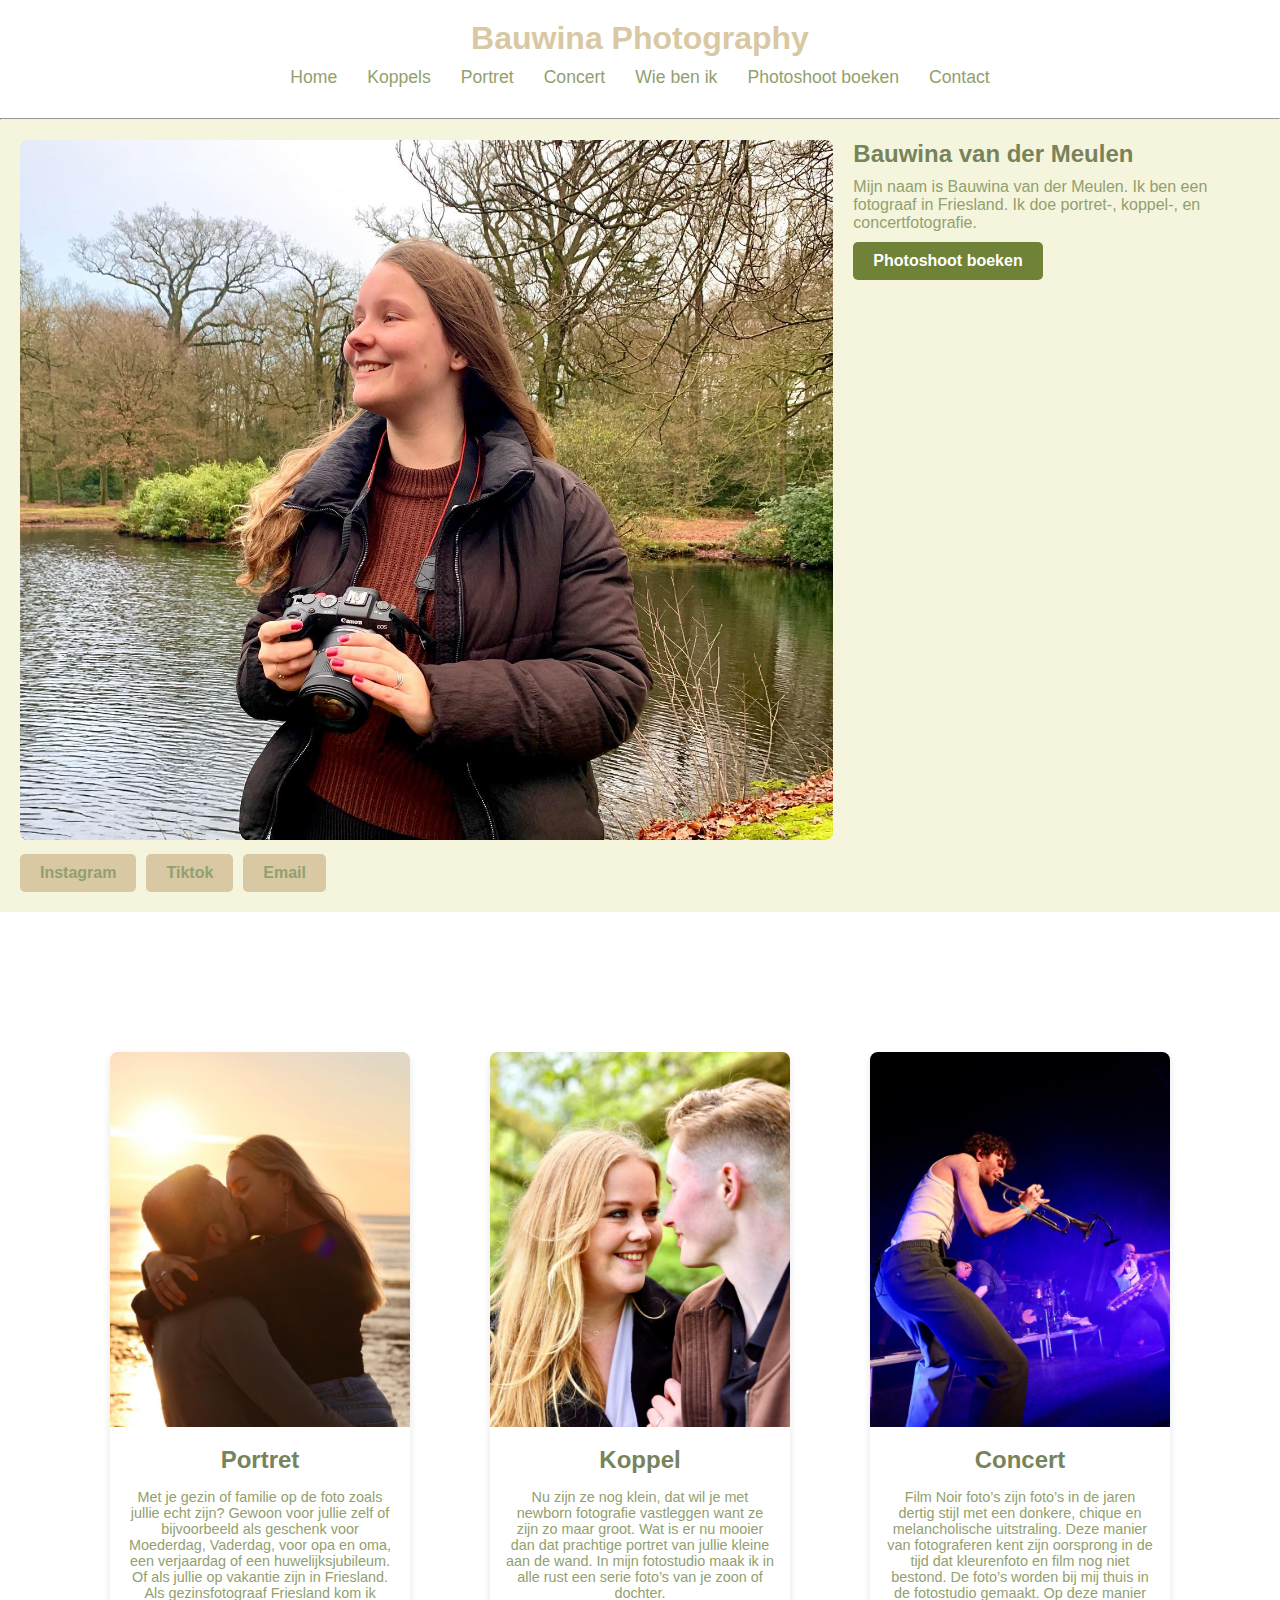
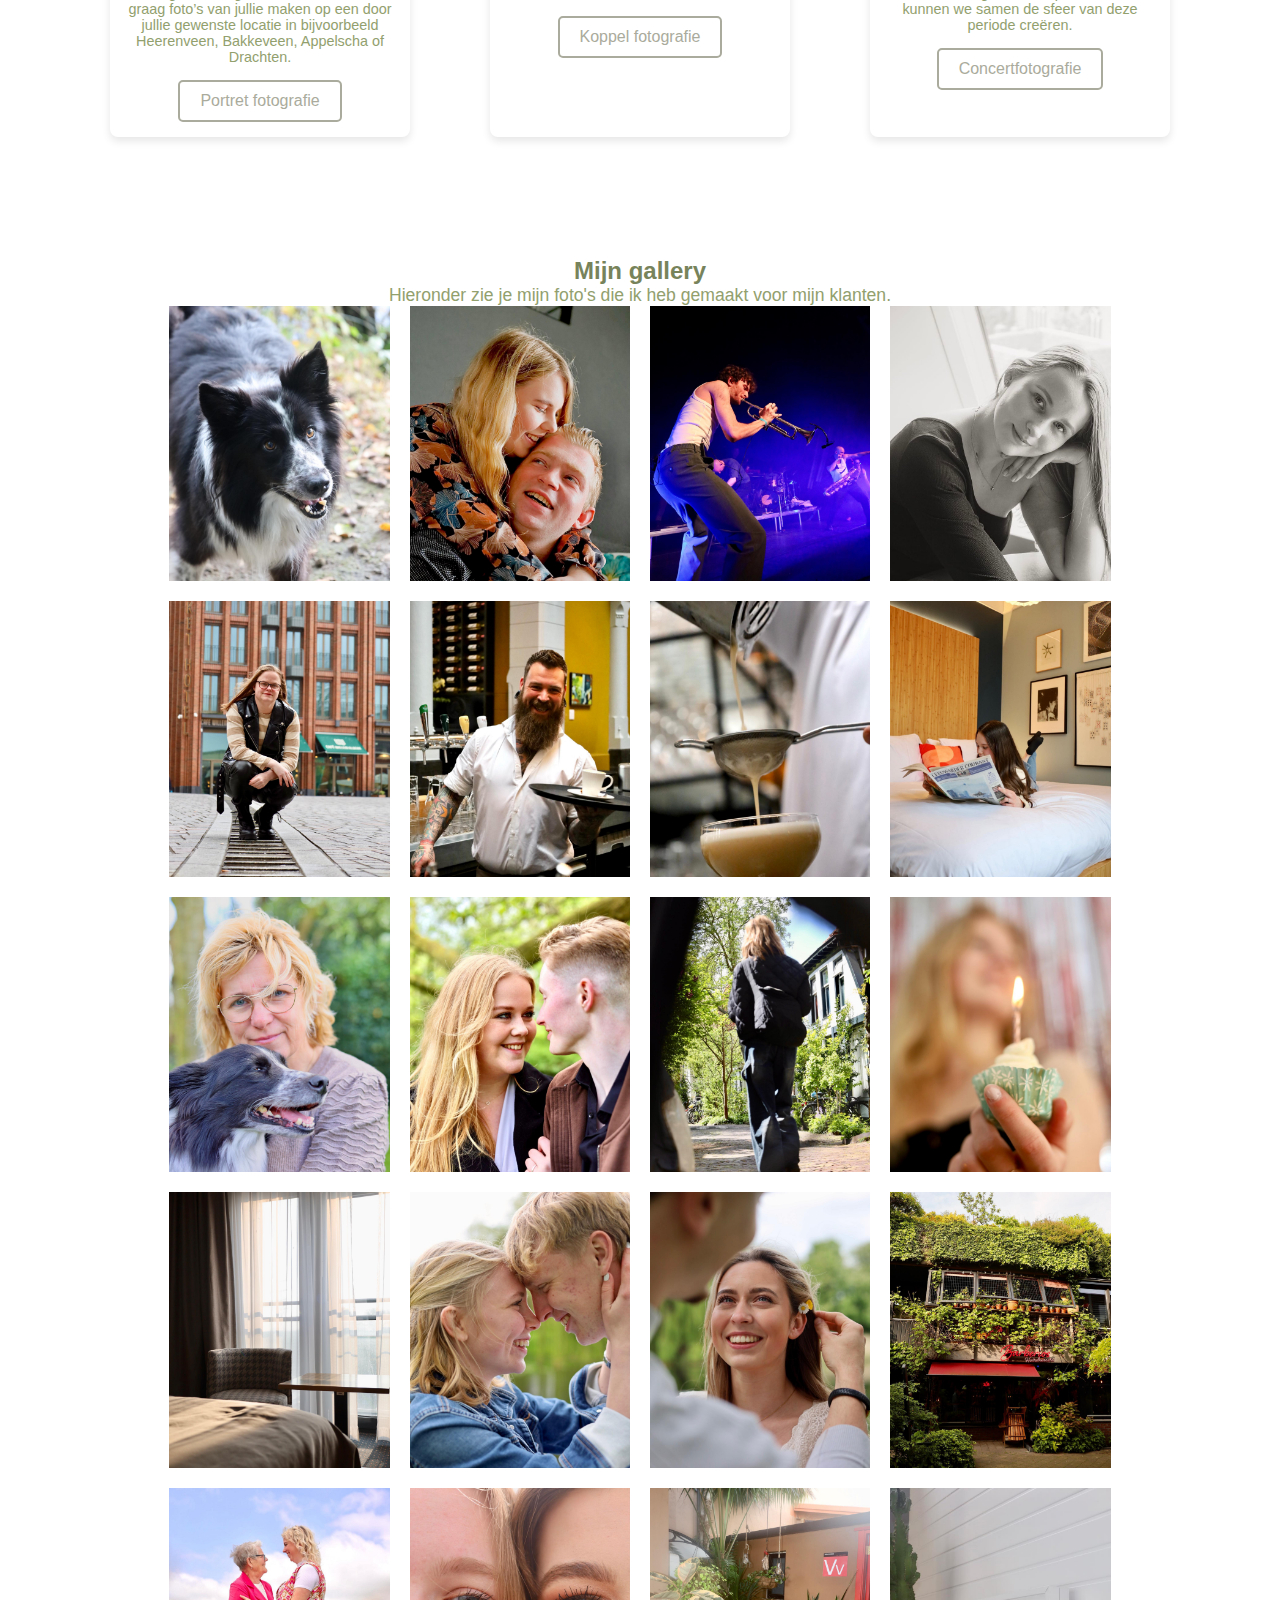
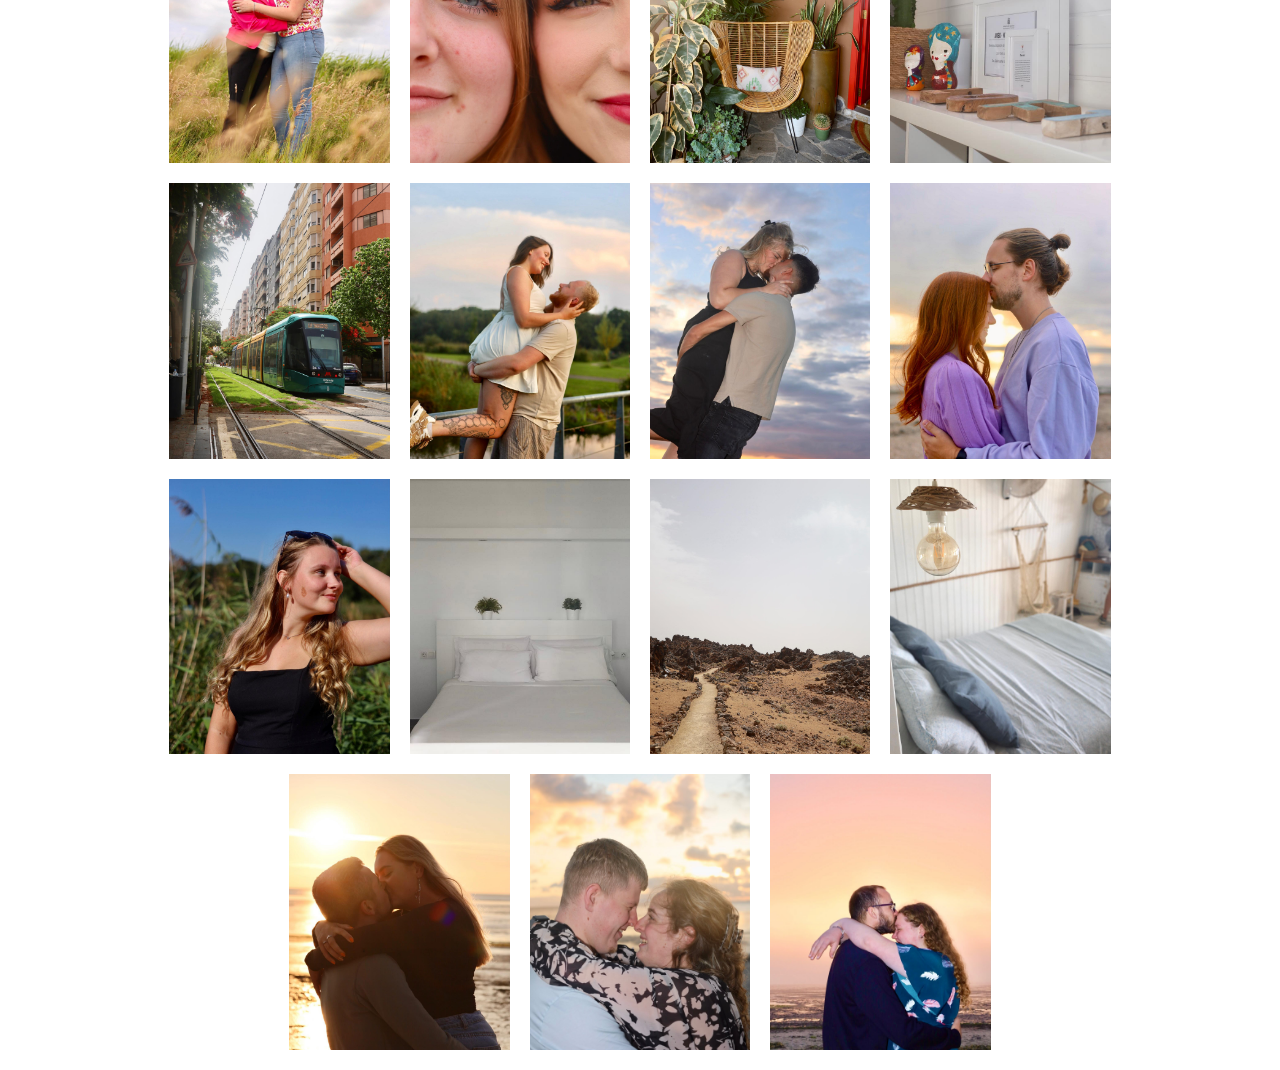
<file: index.html>
<!DOCTYPE html>
<html lang="en">
<head>
    <meta charset="UTF-8">
    <meta http-equiv="X-UA-Compatible" content="IE=edge">
    <meta name="viewport" content="width=device-width, initial-scale=1.0">
    <link rel="stylesheet" href="style.css">
    <title>Bauwina Photography</title>
</head>
<body>

    <h1><a href="index.html">Bauwina Photography</a></h1>
    <nav>
        <ul>
            <li><a href="index.html">Home</a></li>
            <li><a href="koppels.html">Koppels</a></li>
            <li><a href="portret.html">Portret</a></li>
            <li><a href="concert.html">Concert</a></li>
            <li><a href="wiebenik.html">Wie ben ik</a></li>
            <li><a href="boeken.html">Photoshoot boeken</a></li>
            <li><a href="contact.html">Contact</a></li>
        </ul>
    </nav>
    <hr>
<div class="headachtergrond">
    <div class="headgrid">
        <div class="headimg">
            <img src="images/Bauwinahead.jpg" alt="Portrait of Bauwina van der Meulen">
            <!-- Instagram, TikTok, and Email buttons under the image -->
            <div class="button-container">
                <a href="https://www.instagram.com/bauwina_photography/" target="_blank" title="Instagram">Instagram</a>
                <a href="https://www.tiktok.com/@bauwina_photography/" target="_blank" title="Tiktok">Tiktok</a>
                <a href="mailto:bauwina.photography@gmail.com" target="_blank">Email</a>
            </div>
        </div>

        <div class="text-content">
            <h2>Bauwina van der Meulen</h2>
            <p>Mijn naam is Bauwina van der Meulen. Ik ben een fotograaf in Friesland. Ik doe portret-, koppel-, en concertfotografie.</p>
            <div class="calendar-button">
                <a href="boeken.html" title="Photoshoot boeken">Photoshoot boeken</a>
            </div>         
    </div>
</div>
</div>

<main>
 <div class="panelachtergrond">
    <div class="container">
        <div class="panel">
            <img src="images/32.jpg" alt="Gezinsfotografie">
            <h2>Portret</h2>
            <p>
                Met je gezin of familie op de foto zoals jullie echt zijn? Gewoon voor jullie zelf of bijvoorbeeld als 
                geschenk voor Moederdag, Vaderdag, voor opa en oma, een verjaardag of een huwelijksjubileum. Of als jullie 
                op vakantie zijn in Friesland. Als gezinsfotograaf Friesland kom ik graag foto’s van jullie maken op een door 
                jullie gewenste locatie in bijvoorbeeld Heerenveen, Bakkeveen, Appelscha of Drachten.
            </p>
            <button>Portret fotografie</button>
        </div>
        <div class="panel">
            <img src="images/13.jpg" alt="Newborn Fotografie">
            <h2>Koppel</h2>
            <p>
                Nu zijn ze nog klein, dat wil je met newborn fotografie vastleggen want ze zijn zo maar groot. Wat is er nu mooier 
                dan dat prachtige portret van jullie kleine aan de wand. In mijn fotostudio maak ik in alle rust een serie foto’s 
                van je zoon of dochter.
            </p>
            <button>Koppel fotografie</button>
        </div>
        <div class="panel">
            <img src="images/06.jpg" alt="Film Noir">
            <h2>Concert</h2>
            <p>
                Film Noir foto’s zijn foto’s in de jaren dertig stijl met een donkere, chique en melancholische uitstraling. Deze 
                manier van fotograferen kent zijn oorsprong in de tijd dat kleurenfoto en film nog niet bestond. De foto’s worden bij 
                mij thuis in de fotostudio gemaakt. Op deze manier kunnen we samen de sfeer van deze periode creëren.
            </p>
            <button>Concertfotografie</button>
        </div>
    </div>
</div>


    <div class="achtergrondgallery">
        <h3>Mijn gallery</h3>
        <p>Hieronder zie je mijn foto's die ik heb gemaakt voor mijn klanten.</p>
    
        <div class="photo-container">
            <div class="gallery">
    <img src="images/04.jpg">
    <img src="images/05.jpg">
    <img src="images/06.jpg">
    <img src="images/07.jpg">
    <img src="images/08.jpg">
    <img src="images/09.jpg">
    <img src="images/10.jpg">
    <img src="images/11.jpg">
    <img src="images/12.jpg">
    <img src="images/13.jpg">
    <img src="images/14.jpg">
    <img src="images/15.jpg">
    <img src="images/16.jpg">
    <img src="images/17.jpg">
    <img src="images/18.jpg">
    <img src="images/19.jpg">
    <img src="images/20.jpg">
    <img src="images/21.jpg"> 
    <img src="images/22.jpg">
    <img src="images/23.jpg">
    <img src="images/24.jpg">
    <img src="images/25.jpg"> 
    <img src="images/26.jpg">
    <img src="images/27.jpg">
    <img src="images/28.jpg"> 
    <img src="images/29.jpg">
    <img src="images/30.jpg">
    <img src="images/31.jpg"> 
    <img src="images/32.jpg">
    <img src="images/33.jpg">
    <img src="images/34.jpg">
</div>
</div>
</div>

</main>

</body>
</html>
</file>
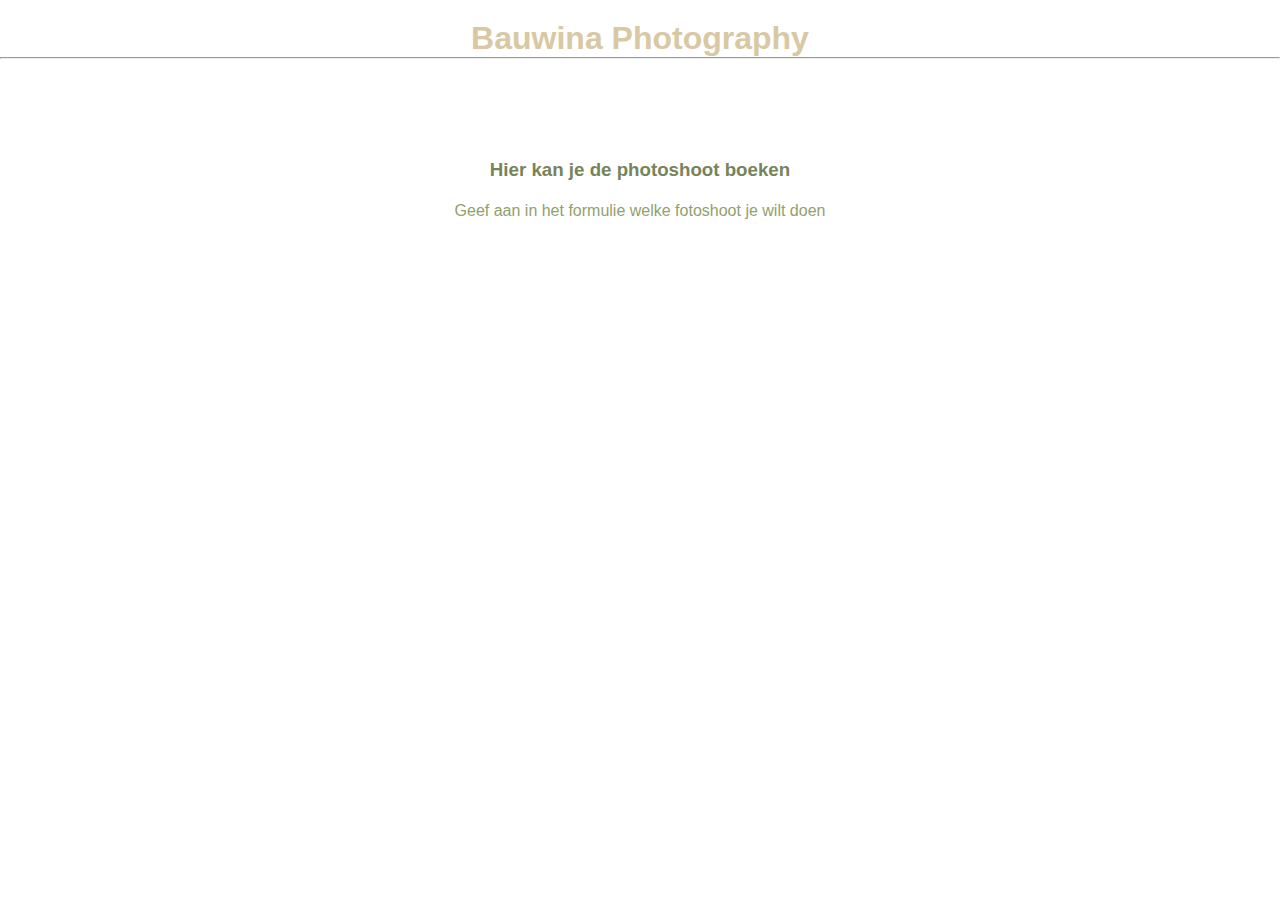
<file: boeken.html>
<!DOCTYPE html>
<html lang="en">
<head>
    <meta charset="UTF-8">
    <meta http-equiv="X-UA-Compatible" content="IE=edge">
    <meta name="viewport" content="width=device-width, initial-scale=1.0">
    <link rel="stylesheet" href="style.css">
    <title>Bauwina Photography</title>
</head>

<body>
    <h1><a href="index.html">Bauwina Photography</a></h1>
    <hr>
    <div class="calendarp">
    <h3>Hier kan je de photoshoot boeken</h3><br>
    <p>Geef aan in het formulie welke fotoshoot je wilt doen</p>
</div>
<!-- Google Calendar Appointment Scheduling begin -->
<iframe src="https://calendar.google.com/calendar/appointments/schedules/AcZssZ3zs6hG94I4vO0qI_B5cR-oQLJCZKC7ZYrVcmIII6Nhq1xjXWQOFirY0jgMpwGRVqUeSkeLpcVk?gv=true" style="border: 0" width="100%" height="600" frameborder="0"></iframe>
<!-- end Google Calendar Appointment Scheduling -->
</body>
</file>
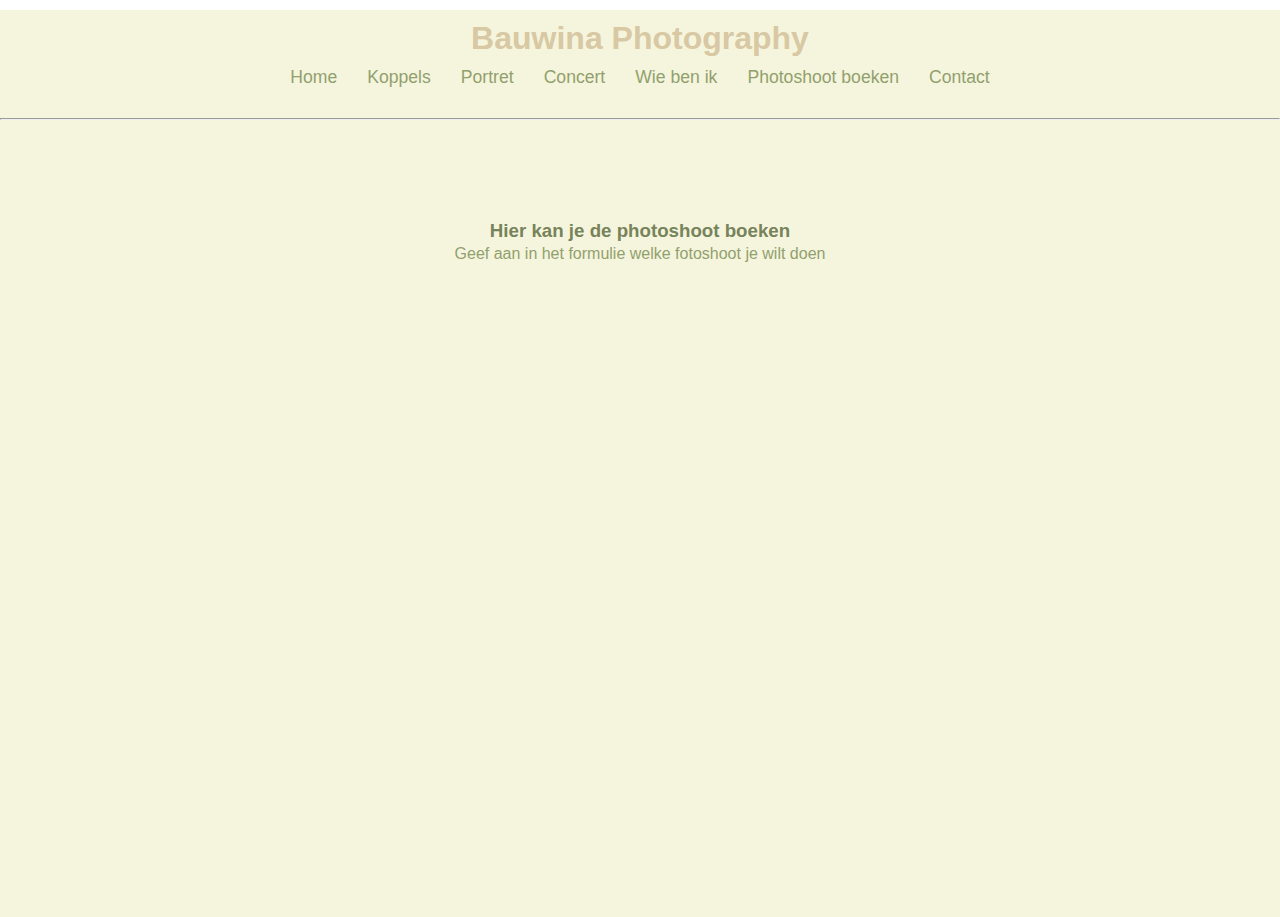
<file: concert.html>
<!DOCTYPE html>
<html lang="en">
<head>
    <meta charset="UTF-8">
    <meta http-equiv="X-UA-Compatible" content="IE=edge">
    <meta name="viewport" content="width=device-width, initial-scale=1.0">
    <link rel="stylesheet" href="style.css">
    <title>Bauwina Photography</title>
</head>

<div class="boeken">
<body>
    <h1><a href="index.html">Bauwina Photography</a></h1>
    <nav>
        <ul>
            <li><a href="index.html">Home</a></li>
            <li><a href="koppels.html">Koppels</a></li>
            <li><a href="portret.html">Portret</a></li>
            <li><a href="concert.html">Concert</a></li>
            <li><a href="wiebenik.html">Wie ben ik</a></li>
            <li><a href="boeken.html">Photoshoot boeken</a></li>
            <li><a href="wiebenik.html">Contact</a></li>
        </ul>
    </nav>
    <hr>
    <div class="calendarp">
    <h3>Hier kan je de photoshoot boeken</h3>
    <p>Geef aan in het formulie welke fotoshoot je wilt doen</p>
</div>
<!-- Google Calendar Appointment Scheduling begin -->
<iframe src="https://calendar.google.com/calendar/appointments/schedules/AcZssZ3zs6hG94I4vO0qI_B5cR-oQLJCZKC7ZYrVcmIII6Nhq1xjXWQOFirY0jgMpwGRVqUeSkeLpcVk?gv=true" style="border: 0" width="100%" height="600" frameborder="0"></iframe>
<!-- end Google Calendar Appointment Scheduling -->
</div>
</body>
</file>
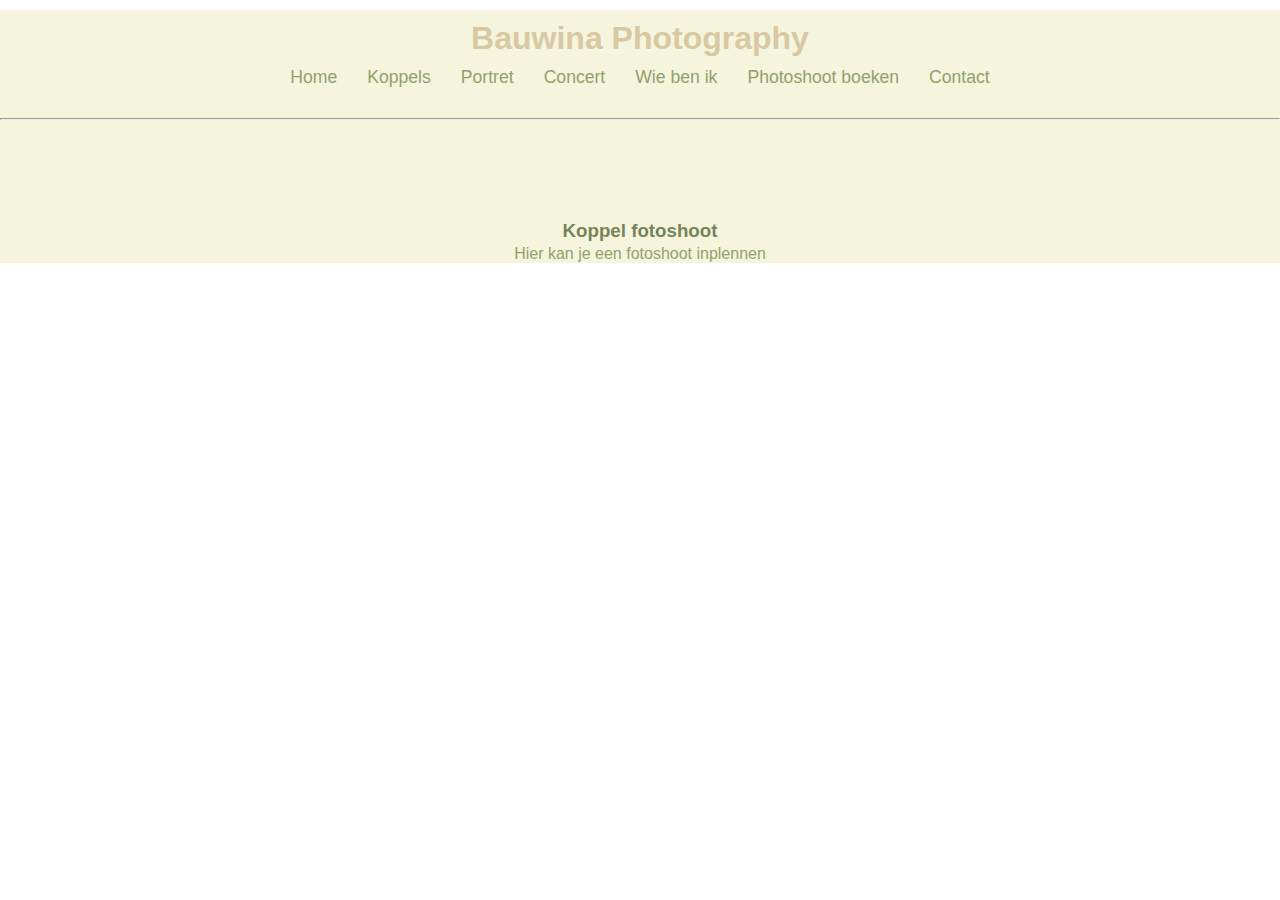
<file: koppels.html>
<!DOCTYPE html>
<html lang="en">
<head>
    <meta charset="UTF-8">
    <meta http-equiv="X-UA-Compatible" content="IE=edge">
    <meta name="viewport" content="width=device-width, initial-scale=1.0">
    <link rel="stylesheet" href="style.css">
    <title>Bauwina Photography</title>
</head>

<div class="boeken">
<body>
    <h1><a href="index.html">Bauwina Photography</a></h1>
    <nav>
        <ul>
            <li><a href="index.html">Home</a></li>
            <li><a href="koppels.html">Koppels</a></li>
            <li><a href="portret.html">Portret</a></li>
            <li><a href="concert.html">Concert</a></li>
            <li><a href="wiebenik.html">Wie ben ik</a></li>
            <li><a href="boeken.html">Photoshoot boeken</a></li>
            <li><a href="wiebenik.html">Contact</a></li>
        </ul>
    </nav>
    <hr>
    <div class="calendarp">
    <h3>Koppel fotoshoot</h3>
    <p>Hier kan je een fotoshoot inplennen</p>
</div>

</body>
</file>
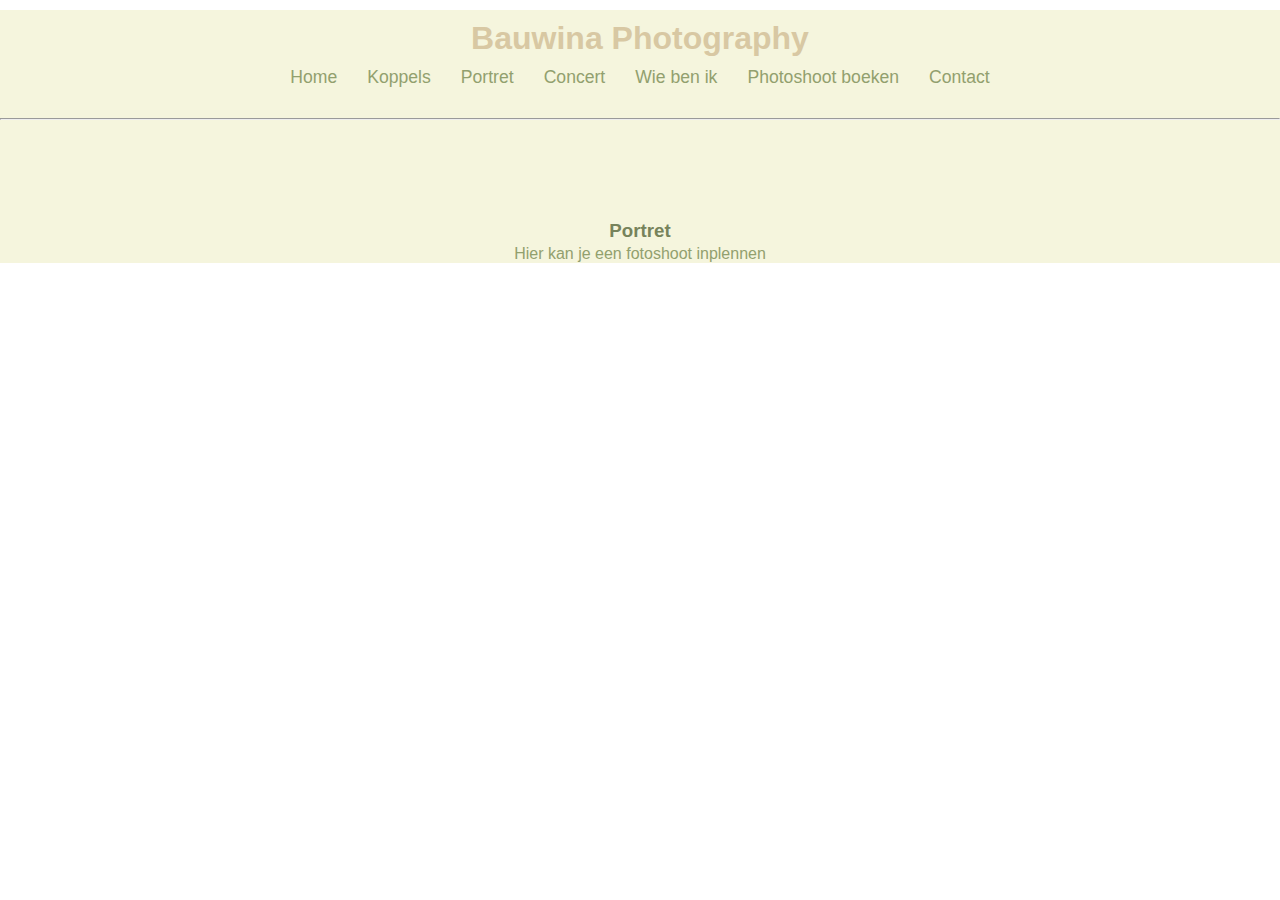
<file: portret.html>
<!DOCTYPE html>
<html lang="en">
<head>
    <meta charset="UTF-8">
    <meta http-equiv="X-UA-Compatible" content="IE=edge">
    <meta name="viewport" content="width=device-width, initial-scale=1.0">
    <link rel="stylesheet" href="style.css">
    <title>Bauwina Photography</title>
</head>

<div class="boeken">
<body>
    <h1><a href="index.html">Bauwina Photography</a></h1>
    <nav>
        <ul>
            <li><a href="index.html">Home</a></li>
            <li><a href="koppels.html">Koppels</a></li>
            <li><a href="portret.html">Portret</a></li>
            <li><a href="concert.html">Concert</a></li>
            <li><a href="wiebenik.html">Wie ben ik</a></li>
            <li><a href="boeken.html">Photoshoot boeken</a></li>
            <li><a href="wiebenik.html">Contact</a></li>
        </ul>
    </nav>
    <hr>
    <div class="calendarp">
        <h3>Portret</h3>
        <p>Hier kan je een fotoshoot inplennen</p>
    </div>
    
</body>
</file>
<file: style.css>
/* Center the main title */
h1 {
    text-align: center;
    font-family: helvetica;
    color:#D8C8A3;
    margin-top: 10px;
    padding-top: 10px;
}

h1 a {
    color: inherit; /* Houdt dezelfde kleur als de h1 */
    text-decoration: none; /* Verwijdert onderstreping */
}

h1 a:hover {
    color: #988F75; /* Verandert kleur bij hover, optioneel */
}

.calendarp h3{
    font-family: Helvetica, sans-serif;
    text-align: center;
    margin-top: 100px;
    margin-bottom: 3px;
    padding: 0px;
    color: #77835B;
}
.calendarp p{
    font-family: Helvetica, sans-serif;
    text-align: center;
    margin-top: 0px;
    margin-bottom: 50px;
    padding: 0px;
    color: #92A06E;
}


.headgrid {
    display: grid;
    grid-template-columns: 2fr 1fr; /* Image column is larger */
    gap: 20px;
    align-items: start;
    padding: 20px;
}

/* Image container styling */
.headimg img {
    max-height: 700px;
    width: 100%;
    object-fit: cover;
    border-radius: 8px;
}

/* Style for the text content on the right */
.text-content {
    display: flex;
    flex-direction: column;
    gap: 10px;
    font-size: 1em;
}

/* Container for buttons arranged in a row (social media buttons under the image) */
.button-container {
    display: flex;
    gap: 10px;
    margin-top: 10px;
    flex-wrap: wrap;
}

/* General button styling for both social media and calendar buttons */
.button-container a{
    display: inline-block;
    padding: 10px 20px;
    background-color: #D8C8A3;
    color: #92A06E;
    border: none;
    border-radius: 5px;
    text-decoration: none;
    font-weight: bold;
    text-align: center;
    transition: background-color 0.3s ease;
}

.calendar-button a{
    display: inline-block;
    padding: 10px 20px;
    background-color: #708237;
    color: #fff;
    border: none;
    border-radius: 5px;
    text-decoration: none;
    font-weight: bold;
    text-align: center;
    transition: background-color 0.3s ease;
}
/* Hover effect for buttons */
.button-container a:hover,
.calendar-button a:hover {
    background-color: #988F75;
    color:#43501F
}

.calendar-button a:hover {
    background-color: #43501F;
}

/* Media query for tablet-sized screens */
@media (max-width: 768px) {
    .headgrid {
        grid-template-columns: 1fr; /* Stacks image and text */
        text-align: center;
    }

    .text-content {
        font-size: 0.9em; /* Slightly smaller font */
    }

    .button-container a,
    .calendar-button a {
        padding: 8px 16px;
        font-size: 0.9em;
    }
}

/* Media query for smaller mobile screens */
@media (max-width: 480px) {
    .text-content {
        font-size: 0.8em; /* Further reduces font size */
    }

    .button-container a,
    .calendar-button a {
        padding: 6px 12px;
        font-size: 0.8em;
    }
}

.headgrid h2 {
    color: #77835B;
    padding: 0;
    margin:0;
    font-family: helvetica;
}

.headgrid p {
    color: #92A06E;
    padding: 0;
    margin:0;
    font-family: helvetica;
}

body {
    margin:0;
    padding: 0;
}

.headachtergrond{
    background-color: #F5F5DD;
    
}

/* Main content styling */
main {
    margin-top: 100px;
    margin-left: auto;
    margin-right: auto;
    padding: 20px; /* Added padding for better spacing */
    max-width: 1200px; /* Limit width on large screens */
}

/* Heading styling inside main */
main h3 {
    font-size: 1.5em;
    text-align: center;
    font-weight: bold;
    margin: 0;
    font-family: helvetica;
    color: #77835B;
}

/* Paragraph styling inside main */
main p {
    font-size: 1.1em;
    text-align: center;
    font-family: helvetica;
    color: #92A06E;
}

/* Gallery container styling */
.gallery {
    display: flex;
    flex-wrap: wrap; /* Allows items to wrap into rows */
    gap: 20px; /* Uniform gap between images */
    justify-content: center; /* Center the images */
}

/* Image styling */
.gallery img {
    width: 19%; /* 5 images per row on large screens */
    height: auto;
    border-radius: 0px;
    object-fit: cover; /* Ensures images fit within their container */
    max-height: 300px; /* Set a max height to avoid the images becoming too large */
}

/* Media query for tablet-sized screens (<= 768px) */
@media (max-width: 768px) {
    .gallery img {
        width: 29%; /* 3 images per row on smaller screens */
    }
}

/* Media query for mobile-sized screens (<= 480px) */
@media (max-width: 480px) {
    .gallery img {
        width: 100%; /* 1 image per row on very small screens */
        max-height: 250px; /* Optionally limit the image height */
    }
}

.boeken{
    background-color: #F5F5DD;
}

.gridpannel img{
    max-width: 400px;
}

* {
    margin: 0;
    padding: 0;
    box-sizing: border-box;
}

body {
    font-family: Arial, sans-serif;
}

.container {
    display: flex;
    justify-content: space-around;
    flex-wrap: wrap;
    padding: 20px;
    gap: 20px;
}

.panel {
    width: 300px;
    text-align: center;
    border-radius: 8px;
    overflow: hidden;
    box-shadow: 0px 4px 8px rgba(0, 0, 0, 0.1);
}

.panel img {
    width: 100%;
    height: auto;
}

.panel h2 {
    margin: 15px 0;
    font-size: 1.5em;
    color: #77835B;
}

.panel p {
    padding: 0 15px;
    font-size: 0.9em;
    color: #92A06E;
}

.panel button {
    margin: 15px 0;
    padding: 10px 20px;
    color: #AAAB9C;
    background-color: #ffffff; /* Achtergrondkleur */
    border: 2px solid #AAAB9C; /* Zet de randkleur, dikte en stijl */
    border-radius: 5px;
    cursor: pointer;
    font-size: 1em;
    transition: background-color 0.3s ease, color 0.3s ease, border-color 0.3s ease; /* Voor een soepele overgang */
}

.panel button:hover {
    background-color: #AAAB9C;
    color: #ffffff;
    border-color: #ffffff; /* Verandert de randkleur bij hover */
}

.panelachtergrond{
    margin-bottom: 100px;
    padding-bottom: 100;
    padding-top: 100;
}

nav {
   padding-bottom: 20px;
   margin-bottom: 10px;
   padding-top: 5px;
   margin-top: 5px;
}

nav ul {
    list-style-type: none;
    display: flex;
    justify-content: center;
    gap: 20px;
}

nav ul li a {
    text-decoration: none;
    color: #92A06E;
    font-size: 1.1em;
    padding: 5px;
    transition: color 0.3s ease;
    text-align: center;
}

nav ul li a:hover {
    color: #5A6445; /* Lichte kleurverandering bij hover */
}

@media (max-width: 768px) {
    nav ul {
        flex-direction: column;
        gap: 10px;
    }

    header h1 {
        font-size: 1.5em; /* Verklein de titel op kleinere schermen */
    }

    nav ul li a {
        font-size: 1em;
        text-align: center; /* Iets kleinere tekst voor mobiele weergave */
    }
}
</file>
